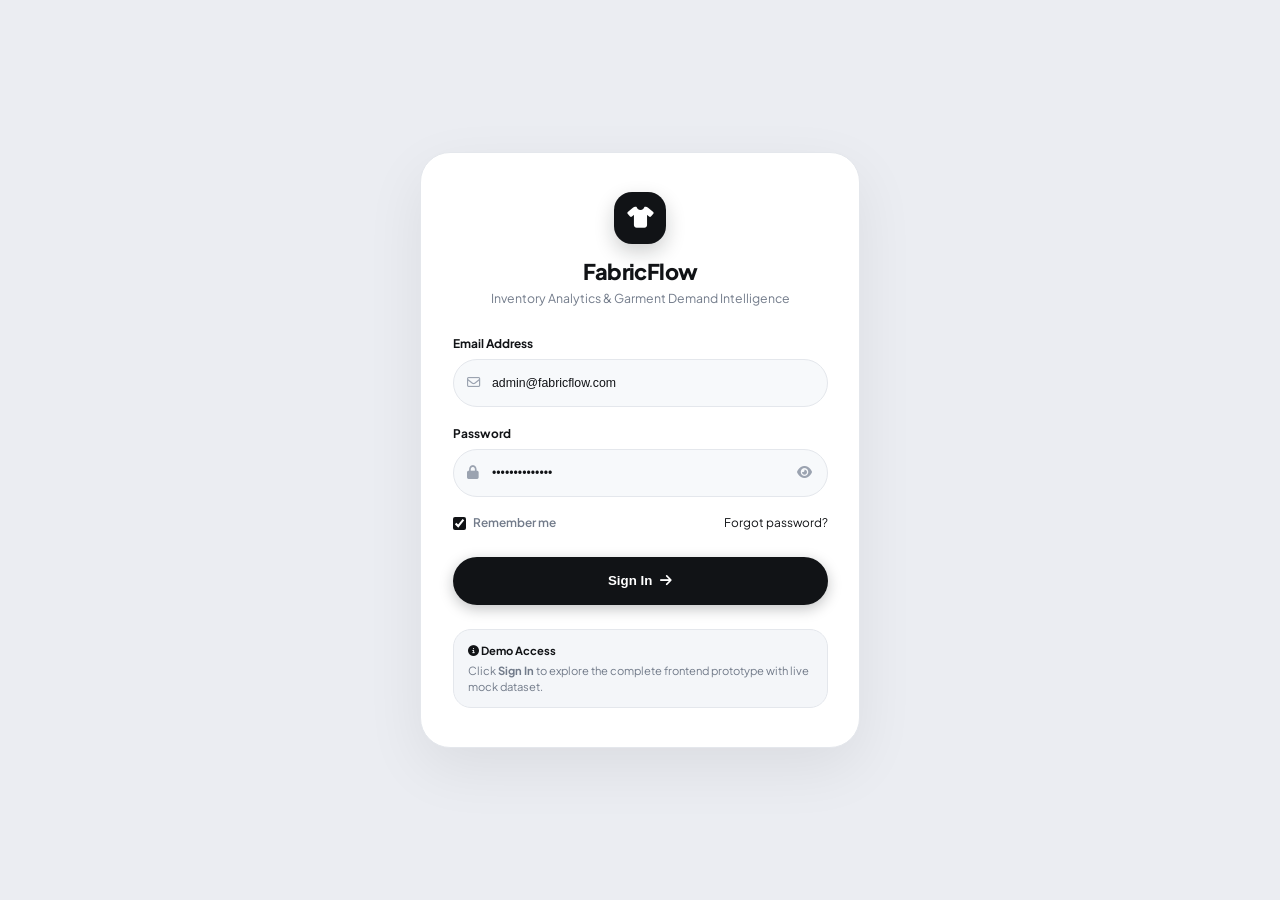
<file: frontend/pages/login.html>
<!DOCTYPE html>
<html lang="en">
<head>
  <meta charset="UTF-8">
  <meta name="viewport" content="width=device-width, initial-scale=1.0">
  <title>Login | FabricFlow Analytics</title>
  <!-- Google Fonts -->
  <link rel="preconnect" href="https://fonts.googleapis.com">
  <link rel="preconnect" href="https://fonts.gstatic.com" crossorigin>
  <link href="https://fonts.googleapis.com/css2?family=Plus+Jakarta+Sans:wght@400;500;600;700;800&display=swap" rel="stylesheet">
  <!-- Font Awesome -->
  <link rel="stylesheet" href="https://cdnjs.cloudflare.com/ajax/libs/font-awesome/6.5.1/css/all.min.css">
  <!-- CSS -->
  <link rel="stylesheet" href="../css/global.css">
  <link rel="stylesheet" href="../css/components.css">
  <link rel="stylesheet" href="../css/login.css">
</head>
<body class="login-body">

  <div class="login-card">
    <div class="login-brand">
      <div class="login-logo-box">
        <i class="fa-solid fa-shirt"></i>
      </div>
      <h1>FabricFlow</h1>
      <p>Inventory Analytics & Garment Demand Intelligence</p>
    </div>

    <form id="loginForm">
      <div class="form-group">
        <label class="form-label" for="emailInput">Email Address</label>
        <div class="input-with-icon">
          <i class="fa-regular fa-envelope input-icon"></i>
          <input type="email" id="emailInput" class="form-control" placeholder="admin@fabricflow.com" value="admin@fabricflow.com" required>
        </div>
      </div>

      <div class="form-group">
        <label class="form-label" for="passwordInput">Password</label>
        <div class="input-with-icon">
          <i class="fa-solid fa-lock input-icon"></i>
          <input type="password" id="passwordInput" class="form-control" placeholder="••••••••••••" value="fabricflow2024" required>
          <button type="button" class="toggle-password-btn" id="togglePasswordBtn" title="Toggle password visibility">
            <i class="fa-solid fa-eye"></i>
          </button>
        </div>
      </div>

      <div class="login-meta-row">
        <label class="remember-me">
          <input type="checkbox" checked style="accent-color: var(--primary);">
          <span>Remember me</span>
        </label>
        <a href="javascript:void(0)" onclick="showToast('Password reset link sent to registered email.', 'info')">Forgot password?</a>
      </div>

      <button type="submit" id="submitBtn" class="btn btn-primary btn-login">
        <span>Sign In</span>
        <i class="fa-solid fa-arrow-right"></i>
      </button>
    </form>

    <div class="demo-credentials-box">
      <div style="font-weight: 700; color: var(--text-main); margin-bottom: 0.2rem;">
        <i class="fa-solid fa-circle-info text-primary"></i> Demo Access
      </div>
      <div>Click <strong>Sign In</strong> to explore the complete frontend prototype with live mock dataset.</div>
    </div>
  </div>

  <script src="../js/common.js"></script>
  <script src="../js/auth.js"></script>
</body>
</html>
</file>
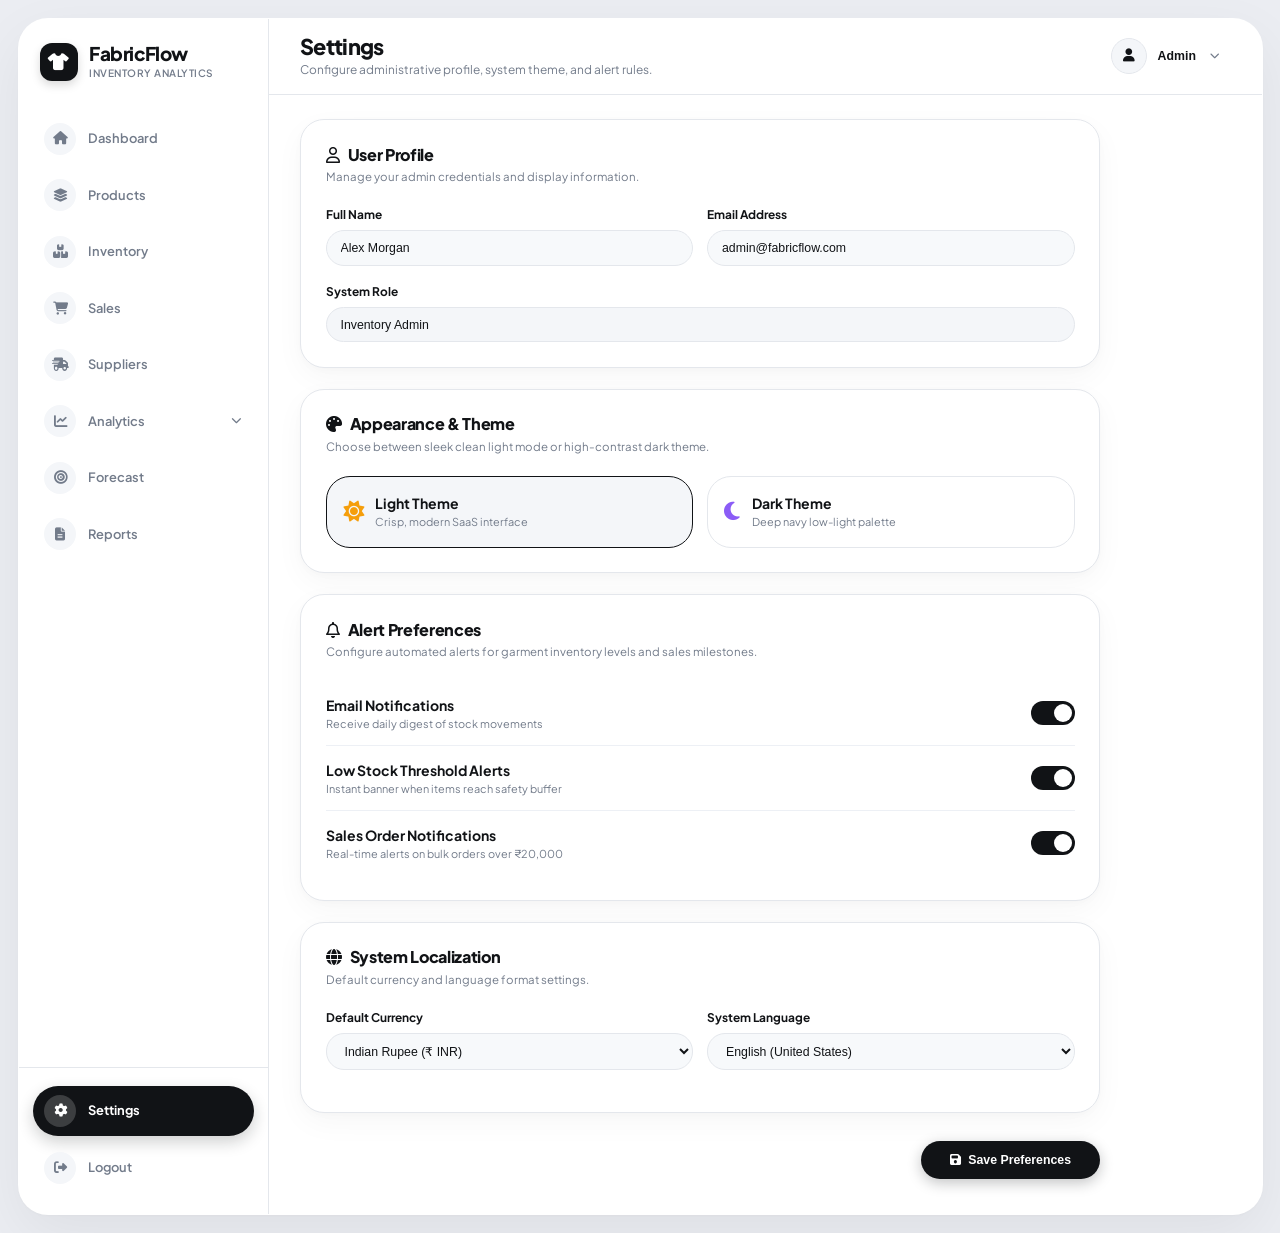
<file: frontend/pages/settings.html>
<!DOCTYPE html>
<html lang="en">
<head>
  <meta charset="UTF-8">
  <meta name="viewport" content="width=device-width, initial-scale=1.0">
  <title>Settings | FabricFlow Analytics</title>
  <!-- Google Fonts -->
  <link rel="preconnect" href="https://fonts.googleapis.com">
  <link rel="preconnect" href="https://fonts.gstatic.com" crossorigin>
  <link href="https://fonts.googleapis.com/css2?family=Plus+Jakarta+Sans:wght@400;500;600;700;800&display=swap" rel="stylesheet">
  <!-- Font Awesome -->
  <link rel="stylesheet" href="https://cdnjs.cloudflare.com/ajax/libs/font-awesome/6.5.1/css/all.min.css">
  <!-- CSS -->
  <link rel="stylesheet" href="../css/global.css">
  <link rel="stylesheet" href="../css/sidebar.css">
  <link rel="stylesheet" href="../css/components.css">
  <link rel="stylesheet" href="../css/settings.css">
</head>
<body>

  <div class="app-container">

    <!-- Sidebar -->
    <aside class="sidebar">
      <a href="dashboard.html" class="sidebar-brand">
        <div class="brand-icon-wrapper">
          <i class="fa-solid fa-shirt"></i>
        </div>
        <div class="brand-text">
          <span class="brand-title">FabricFlow</span>
          <span class="brand-subtitle">Inventory Analytics</span>
        </div>
      </a>

      <ul class="sidebar-menu">
        <li class="nav-item">
          <a href="dashboard.html" class="nav-link">
            <i class="fa-solid fa-house"></i>
            <span>Dashboard</span>
          </a>
        </li>
        <li class="nav-item">
          <a href="products.html" class="nav-link">
            <i class="fa-solid fa-layer-group"></i>
            <span>Products</span>
          </a>
        </li>
        <li class="nav-item">
          <a href="inventory.html" class="nav-link">
            <i class="fa-solid fa-boxes-stacked"></i>
            <span>Inventory</span>
          </a>
        </li>
        <li class="nav-item">
          <a href="sales.html" class="nav-link">
            <i class="fa-solid fa-cart-shopping"></i>
            <span>Sales</span>
          </a>
        </li>
        <li class="nav-item">
          <a href="suppliers.html" class="nav-link">
            <i class="fa-solid fa-truck-fast"></i>
            <span>Suppliers</span>
          </a>
        </li>

        <li class="nav-item">
          <a href="javascript:void(0)" class="nav-link nav-dropdown-toggle" id="analyticsToggle">
            <i class="fa-solid fa-chart-line"></i>
            <span>Analytics</span>
            <i class="fa-solid fa-chevron-down chevron-icon"></i>
          </a>
          <div class="nav-submenu">
            <a href="analytics.html?tab=sales" class="submenu-link">
              <i class="fa-solid fa-arrow-trend-up" style="font-size:0.75rem;margin-right:4px;"></i> Sales Analytics
            </a>
            <a href="analytics.html?tab=inventory" class="submenu-link">
              <i class="fa-solid fa-box-archive" style="font-size:0.75rem;margin-right:4px;"></i> Inventory Analytics
            </a>
            <a href="analytics.html?tab=performance" class="submenu-link">
              <i class="fa-solid fa-star" style="font-size:0.75rem;margin-right:4px;"></i> Product Performance
            </a>
          </div>
        </li>

        <li class="nav-item">
          <a href="forecast.html" class="nav-link">
            <i class="fa-solid fa-bullseye"></i>
            <span>Forecast</span>
          </a>
        </li>
        <li class="nav-item">
          <a href="reports.html" class="nav-link">
            <i class="fa-solid fa-file-lines"></i>
            <span>Reports</span>
          </a>
        </li>
      </ul>

      <div class="sidebar-footer">
        <a href="settings.html" class="nav-link active">
          <i class="fa-solid fa-gear"></i>
          <span>Settings</span>
        </a>
        <a href="login.html" class="nav-link logout-link">
          <i class="fa-solid fa-right-from-bracket"></i>
          <span>Logout</span>
        </a>
      </div>
    </aside>

    <!-- Main Content Area -->
    <div class="main-wrapper">

      <!-- Header -->
      <header class="app-header">
        <div class="header-left">
          <button class="mobile-menu-btn" id="mobileMenuBtn" aria-label="Toggle Navigation">
            <i class="fa-solid fa-bars"></i>
          </button>
          <div class="page-title-group">
            <h1>Settings</h1>
            <p class="page-subtitle">Configure administrative profile, system theme, and alert rules.</p>
          </div>
        </div>

        <div class="header-right">
          <div class="user-profile-menu">
            <button class="user-profile-btn" id="userProfileBtn">
              <div class="user-avatar"><i class="fa-solid fa-user"></i></div>
              <div class="user-info"><div class="user-name">Admin</div></div>
              <i class="fa-solid fa-chevron-down" style="font-size: 0.7rem; color: var(--text-muted); margin-left: 0.25rem;"></i>
            </button>

            <div class="dropdown-menu" id="userProfileDropdown">
              <a href="settings.html" class="dropdown-item"><i class="fa-regular fa-user"></i> Profile</a>
              <div class="dropdown-divider"></div>
              <a href="login.html" class="dropdown-item text-danger"><i class="fa-solid fa-right-from-bracket"></i> Sign Out</a>
            </div>
          </div>
        </div>
      </header>

      <!-- Main Container -->
      <main class="content-area">

        <form id="settingsForm" class="settings-grid">

          <!-- 1. Profile Section -->
          <div class="card settings-card">
            <h3 class="settings-section-title">
              <i class="fa-regular fa-user text-primary"></i> User Profile
            </h3>
            <p class="settings-section-desc">Manage your admin credentials and display information.</p>

            <div class="form-row">
              <div class="form-group">
                <label class="form-label" for="profileName">Full Name</label>
                <input type="text" id="profileName" class="form-control" value="Alex Morgan" required>
              </div>
              <div class="form-group">
                <label class="form-label" for="profileEmail">Email Address</label>
                <input type="email" id="profileEmail" class="form-control" value="admin@fabricflow.com" required>
              </div>
            </div>

            <div class="form-group" style="margin-bottom: 0;">
              <label class="form-label" for="profileRole">System Role</label>
              <input type="text" id="profileRole" class="form-control" value="Inventory Admin" readonly style="background-color: var(--bg-subtle);">
            </div>
          </div>

          <!-- 2. Appearance Section -->
          <div class="card settings-card">
            <h3 class="settings-section-title">
              <i class="fa-solid fa-palette text-primary"></i> Appearance & Theme
            </h3>
            <p class="settings-section-desc">Choose between sleek clean light mode or high-contrast dark theme.</p>

            <div class="theme-options-grid">
              <div class="theme-card-option active" data-theme-val="light">
                <i class="fa-solid fa-sun" style="font-size: 1.5rem; color: #f59e0b;"></i>
                <div>
                  <div style="font-weight: 700; color: var(--text-main);">Light Theme</div>
                  <div style="font-size: 0.78rem; color: var(--text-muted);">Crisp, modern SaaS interface</div>
                </div>
              </div>

              <div class="theme-card-option" data-theme-val="dark">
                <i class="fa-solid fa-moon" style="font-size: 1.5rem; color: #8b5cf6;"></i>
                <div>
                  <div style="font-weight: 700; color: var(--text-main);">Dark Theme</div>
                  <div style="font-size: 0.78rem; color: var(--text-muted);">Deep navy low-light palette</div>
                </div>
              </div>
            </div>
          </div>

          <!-- 3. Notifications Section -->
          <div class="card settings-card">
            <h3 class="settings-section-title">
              <i class="fa-regular fa-bell text-primary"></i> Alert Preferences
            </h3>
            <p class="settings-section-desc">Configure automated alerts for garment inventory levels and sales milestones.</p>

            <div class="toggle-switch-row">
              <div>
                <div style="font-weight: 700; color: var(--text-main);">Email Notifications</div>
                <div style="font-size: 0.78rem; color: var(--text-muted);">Receive daily digest of stock movements</div>
              </div>
              <label class="switch">
                <input type="checkbox" checked>
                <span class="slider"></span>
              </label>
            </div>

            <div class="toggle-switch-row">
              <div>
                <div style="font-weight: 700; color: var(--text-main);">Low Stock Threshold Alerts</div>
                <div style="font-size: 0.78rem; color: var(--text-muted);">Instant banner when items reach safety buffer</div>
              </div>
              <label class="switch">
                <input type="checkbox" checked>
                <span class="slider"></span>
              </label>
            </div>

            <div class="toggle-switch-row">
              <div>
                <div style="font-weight: 700; color: var(--text-main);">Sales Order Notifications</div>
                <div style="font-size: 0.78rem; color: var(--text-muted);">Real-time alerts on bulk orders over ₹20,000</div>
              </div>
              <label class="switch">
                <input type="checkbox" checked>
                <span class="slider"></span>
              </label>
            </div>
          </div>

          <!-- 4. Application Localization -->
          <div class="card settings-card">
            <h3 class="settings-section-title">
              <i class="fa-solid fa-globe text-primary"></i> System Localization
            </h3>
            <p class="settings-section-desc">Default currency and language format settings.</p>

            <div class="form-row">
              <div class="form-group">
                <label class="form-label">Default Currency</label>
                <select class="form-control">
                  <option value="INR" selected>Indian Rupee (₹ INR)</option>
                  <option value="USD">US Dollar ($ USD)</option>
                  <option value="EUR">Euro (€ EUR)</option>
                </select>
              </div>
              <div class="form-group">
                <label class="form-label">System Language</label>
                <select class="form-control">
                  <option value="en" selected>English (United States)</option>
                  <option value="en-in">English (India)</option>
                </select>
              </div>
            </div>
          </div>

          <!-- Save Button -->
          <div style="display: flex; justify-content: flex-end; gap: 1rem; margin-top: 0.5rem;">
            <button type="submit" class="btn btn-primary" style="padding: 0.75rem 2rem;">
              <i class="fa-solid fa-floppy-disk"></i> Save Preferences
            </button>
          </div>

        </form>

      </main>
    </div>
  </div>

  <!-- Shared Scripts -->
  <script src="../js/common.js"></script>
  <script src="../js/settings.js"></script>
</body>
</html>
</file>
<file: frontend/css/global.css>
/* ===================================================================
   FABRICFLOW ANALYTICS - GLOBAL DESIGN SYSTEM & TOKENS
   Exact Modern Minimalist Monochrome / Slate Palette (Jobgio Style)
   =================================================================== */

:root {
  /* Brand & Primary Dark Obsidian Tones */
  --primary-50: #f5f6f8;
  --primary-100: #eaedf1;
  --primary-200: #d9dee5;
  --primary-300: #b5bdca;
  --primary-400: #7e8798;
  --primary-500: #4b5363;
  --primary-600: #2b303a;
  --primary-700: #1a1d23;
  --primary-800: #111316;
  --primary-900: #0a0b0d;
  
  --primary: #111316;
  --primary-dark: #000000;
  --primary-light: #f3f5f8;
  --primary-gradient: linear-gradient(135deg, #1f232b 0%, #111316 100%);

  /* Neutral Background & Surface Palette */
  --bg-app: #ebedf2;
  --bg-card: #ffffff;
  --bg-subtle: #f4f6f9;
  --bg-input: #f7f9fb;
  --bg-hover: #eceff4;
  
  --border-color: #e4e7ec;
  --border-subtle: #edf0f5;
  --border-focus: #111316;

  --text-main: #111316;
  --text-muted: #727b8a;
  --text-light: #9ba3b0;
  --text-inverse: #ffffff;

  /* Status Colors - Refined Minimalist Badges */
  --success-bg: #f0fdf4;
  --success-text: #166534;
  --success-border: #bbf7d0;
  --success-accent: #22c55e;

  --warning-bg: #fefce8;
  --warning-text: #854d0e;
  --warning-border: #fef08a;
  --warning-accent: #eab308;

  --danger-bg: #fef2f2;
  --danger-text: #991b1b;
  --danger-border: #fecaca;
  --danger-accent: #ef4444;

  --info-bg: #f1f5f9;
  --info-text: #334155;
  --info-border: #cbd5e1;
  --info-accent: #111316;

  --purple-bg: #f8fafc;
  --purple-text: #475569;
  --purple-accent: #64748b;

  /* High-End Soft Diffused Shadows */
  --shadow-xs: 0 1px 2px 0 rgba(0, 0, 0, 0.03);
  --shadow-sm: 0 2px 6px 0 rgba(0, 0, 0, 0.03), 0 1px 2px 0 rgba(0, 0, 0, 0.02);
  --shadow-card: 0 10px 30px 0 rgba(0, 0, 0, 0.035), 0 2px 8px 0 rgba(0, 0, 0, 0.02);
  --shadow-md: 0 12px 32px -4px rgba(0, 0, 0, 0.06), 0 4px 12px -2px rgba(0, 0, 0, 0.03);
  --shadow-lg: 0 20px 40px -4px rgba(0, 0, 0, 0.08), 0 8px 16px -4px rgba(0, 0, 0, 0.04);
  --shadow-xl: 0 25px 50px -8px rgba(0, 0, 0, 0.12);

  /* Typography */
  --font-sans: 'Plus Jakarta Sans', -apple-system, BlinkMacSystemFont, 'Segoe UI', Roboto, Helvetica, Arial, sans-serif;
  --font-mono: ui-monospace, SFMono-Regular, Menlo, Monaco, Consolas, monospace;

  /* Dimensions & High-End Rounded Radii */
  --sidebar-width: 250px;
  --sidebar-collapsed-width: 72px;
  --header-height: 76px;
  --radius-xs: 6px;
  --radius-sm: 12px;
  --radius-md: 18px;
  --radius-lg: 24px;
  --radius-xl: 30px;
  --radius-full: 9999px;

  /* Transitions */
  --transition-fast: 0.15s ease;
  --transition-normal: 0.25s ease;
  --transition-slow: 0.35s ease;
}

/* Dark Mode Overrides */
[data-theme="dark"] {
  --bg-app: #0e1013;
  --bg-card: #16191f;
  --bg-subtle: #1e222a;
  --bg-input: #1e222a;
  --bg-hover: #262c36;
  
  --border-color: #272c36;
  --border-subtle: #1e222a;
  --border-focus: #ffffff;

  --text-main: #f4f6f9;
  --text-muted: #8e97a6;
  --text-light: #5d6675;
  --text-inverse: #111316;

  --shadow-card: 0 10px 30px 0 rgba(0, 0, 0, 0.4);
  --shadow-lg: 0 20px 40px -4px rgba(0, 0, 0, 0.5);

  --primary: #ffffff;
  --primary-dark: #e2e8f0;
  --primary-light: #1e222a;
  --primary-gradient: linear-gradient(135deg, #ffffff 0%, #cbd5e1 100%);
  
  --success-bg: rgba(34, 197, 94, 0.12);
  --warning-bg: rgba(234, 179, 8, 0.12);
  --danger-bg: rgba(239, 68, 68, 0.12);
  --info-bg: rgba(255, 255, 255, 0.08);
  --purple-bg: rgba(255, 255, 255, 0.06);
}

/* Reset & Box Sizing */
*, *::before, *::after {
  box-sizing: border-box;
  margin: 0;
  padding: 0;
}

html {
  font-size: 14px;
  scroll-behavior: smooth;
}

body {
  font-family: var(--font-sans);
  background-color: var(--bg-app);
  color: var(--text-main);
  line-height: 1.5;
  -webkit-font-smoothing: antialiased;
  -moz-osx-font-smoothing: grayscale;
  min-height: 100vh;
  overflow-x: hidden;
  padding: 1.25rem;
}

/* App Outer Shell Wrapper */
.app-container {
  display: flex;
  min-height: calc(100vh - 2.5rem);
  width: 100%;
  background-color: var(--bg-card);
  border-radius: var(--radius-xl);
  box-shadow: 0 20px 60px rgba(0, 0, 0, 0.06), 0 1px 3px rgba(0, 0, 0, 0.02);
  overflow: hidden;
  position: relative;
  border: 1px solid rgba(255, 255, 255, 0.8);
}

.main-wrapper {
  flex: 1;
  display: flex;
  flex-direction: column;
  margin-left: var(--sidebar-width);
  min-width: 0;
  transition: margin-left var(--transition-normal);
  background-color: var(--bg-card);
}

.content-area {
  padding: 1.75rem 2.25rem 2.5rem;
  flex: 1;
  background-color: var(--bg-card);
}

/* Typography Helpers */
h1, h2, h3, h4, h5, h6 {
  color: var(--text-main);
  font-weight: 800;
  line-height: 1.25;
  letter-spacing: -0.02em;
}

h1 { font-size: 1.65rem; }
h2 { font-size: 1.35rem; }
h3 { font-size: 1.12rem; }
h4 { font-size: 0.98rem; }

p {
  color: var(--text-muted);
}

a {
  color: var(--primary);
  text-decoration: none;
  transition: all var(--transition-fast);
}

a:hover {
  opacity: 0.8;
}

/* Scrollbars */
::-webkit-scrollbar {
  width: 6px;
  height: 6px;
}

::-webkit-scrollbar-track {
  background: transparent;
}

::-webkit-scrollbar-thumb {
  background: #cbd0d8;
  border-radius: var(--radius-full);
}

[data-theme="dark"] ::-webkit-scrollbar-thumb {
  background: #2d333d;
}

::-webkit-scrollbar-thumb:hover {
  background: #9ca3af;
}

/* Status & Text Utilities */
.text-success { color: var(--success-text) !important; }
.text-warning { color: var(--warning-text) !important; }
.text-danger { color: var(--danger-text) !important; }
.text-primary { color: var(--text-main) !important; }
.text-muted { color: var(--text-muted) !important; }
.font-medium { font-weight: 500 !important; }
.font-semibold { font-weight: 600 !important; }
.font-bold { font-weight: 700 !important; }
.font-extrabold { font-weight: 800 !important; }

.d-flex { display: flex !important; }
.align-center { align-items: center !important; }
.justify-between { justify-content: space-between !important; }
.gap-1 { gap: 0.5rem !important; }
.gap-2 { gap: 1rem !important; }
.gap-3 { gap: 1.5rem !important; }

.truncate {
  white-space: nowrap;
  overflow: hidden;
  text-overflow: ellipsis;
}

/* ===================================================================
   RESPONSIVE LAYOUT SYSTEM & CONTAINER BREAKPOINTS
   =================================================================== */
html, body {
  max-width: 100%;
  overflow-x: hidden;
}

@media (max-width: 992px) {
  body {
    padding: 0;
  }
  .app-container {
    border-radius: 0;
    min-height: 100vh;
    border: none;
    box-shadow: none;
  }
  .main-wrapper {
    margin-left: 0 !important;
    width: 100%;
    max-width: 100%;
  }
  .content-area {
    padding: 1.5rem 1.25rem 2rem;
  }
}

@media (max-width: 768px) {
  h1 { font-size: 1.35rem; }
  h2 { font-size: 1.2rem; }
  h3 { font-size: 1.05rem; }
  h4 { font-size: 0.92rem; }
  .content-area {
    padding: 1.25rem 1rem 1.75rem;
  }
}

@media (max-width: 480px) {
  html {
    font-size: 13.5px;
  }
  .content-area {
    padding: 1rem 0.75rem 1.5rem;
  }
}

@media (max-width: 360px) {
  .content-area {
    padding: 0.85rem 0.6rem 1.25rem;
  }
}
</file>
<file: frontend/css/components.css>
/* ===================================================================
   FABRICFLOW ANALYTICS - REUSABLE UI COMPONENTS
   Exact Jobgio Color Tone & Palette Specification
   =================================================================== */

/* -------------------------------------------------------------------
   1. APP HEADER
   ------------------------------------------------------------------- */
.app-header {
  height: var(--header-height);
  background-color: var(--bg-card);
  border-bottom: 1px solid var(--border-color);
  padding: 0 2.25rem;
  display: flex;
  align-items: center;
  justify-content: space-between;
  position: sticky;
  top: 0;
  z-index: 900;
}

.header-left {
  display: flex;
  align-items: center;
  gap: 1.25rem;
}

.mobile-menu-btn {
  display: none;
  background: none;
  border: none;
  color: var(--text-main);
  font-size: 1.35rem;
  cursor: pointer;
  padding: 0.4rem;
  border-radius: var(--radius-sm);
}

.mobile-menu-btn:hover {
  background-color: var(--bg-subtle);
}

.page-title-group h1 {
  font-size: 1.55rem;
  font-weight: 800;
  color: var(--text-main);
  letter-spacing: -0.03em;
}

.page-subtitle {
  font-size: 0.85rem;
  color: var(--text-muted);
  margin-top: 0.1rem;
}

.header-right {
  display: flex;
  align-items: center;
  gap: 1rem;
}

/* Global Search Bar (Jobgio soft rounded input) */
.header-search {
  position: relative;
  width: 280px;
}

.header-search input {
  width: 100%;
  padding: 0.65rem 1rem 0.65rem 2.5rem;
  background-color: var(--bg-subtle);
  border: 1px solid var(--border-color);
  border-radius: var(--radius-full);
  font-size: 0.88rem;
  color: var(--text-main);
  transition: all var(--transition-fast);
}

.header-search input:focus {
  outline: none;
  border-color: #111316;
  background-color: var(--bg-card);
  box-shadow: 0 0 0 3px rgba(17, 19, 22, 0.08);
  width: 310px;
}

.header-search i {
  position: absolute;
  left: 0.95rem;
  top: 50%;
  transform: translateY(-50%);
  color: var(--text-light);
  font-size: 0.95rem;
  pointer-events: none;
}

/* Header Actions */
.header-actions {
  display: flex;
  align-items: center;
  gap: 0.75rem;
}

.icon-button {
  position: relative;
  width: 38px;
  height: 38px;
  border-radius: var(--radius-full);
  border: 1px solid var(--border-color);
  background-color: var(--bg-card);
  color: var(--text-main);
  display: flex;
  align-items: center;
  justify-content: center;
  cursor: pointer;
  transition: all var(--transition-fast);
}

.icon-button:hover {
  background-color: var(--bg-subtle);
  border-color: #111316;
}

.notification-badge {
  position: absolute;
  top: 7px;
  right: 7px;
  width: 7px;
  height: 7px;
  background-color: #111316;
  border-radius: var(--radius-full);
  border: 1.5px solid var(--bg-card);
}

/* User Profile Badge */
.user-profile-menu {
  position: relative;
}

.user-profile-btn {
  display: flex;
  align-items: center;
  gap: 0.75rem;
  padding: 0.35rem 0.65rem 0.35rem 0.35rem;
  background-color: transparent;
  border: 1px solid transparent;
  border-radius: var(--radius-full);
  cursor: pointer;
  transition: all var(--transition-fast);
}

.user-profile-btn:hover {
  background-color: var(--bg-subtle);
  border-color: var(--border-color);
}

.user-avatar {
  position: relative;
  width: 36px;
  height: 36px;
  border-radius: var(--radius-full);
  object-fit: cover;
  background: var(--bg-subtle);
  color: #111316;
  font-weight: 700;
  display: flex;
  align-items: center;
  justify-content: center;
  border: 1.5px solid var(--border-color);
}

.avatar-count-badge {
  position: absolute;
  top: -4px;
  right: -6px;
  background: #111316;
  color: #ffffff;
  font-size: 0.62rem;
  font-weight: 800;
  padding: 1px 4px;
  border-radius: var(--radius-full);
  line-height: 1;
}

.user-info {
  text-align: left;
  line-height: 1.15;
}

.user-name {
  font-size: 0.88rem;
  font-weight: 700;
  color: var(--text-main);
}

.user-role {
  font-size: 0.72rem;
  color: var(--text-muted);
}

/* Dropdown Menu */
.dropdown-menu {
  position: absolute;
  top: calc(100% + 8px);
  right: 0;
  width: 220px;
  background-color: var(--bg-card);
  border: 1px solid var(--border-color);
  border-radius: var(--radius-md);
  box-shadow: var(--shadow-lg);
  padding: 0.5rem;
  display: none;
  flex-direction: column;
  gap: 0.25rem;
  z-index: 1000;
  animation: fadeIn 0.15s ease;
}

.dropdown-menu.show {
  display: flex;
}

.dropdown-item {
  display: flex;
  align-items: center;
  gap: 0.75rem;
  padding: 0.6rem 0.85rem;
  font-size: 0.88rem;
  color: var(--text-muted);
  border-radius: var(--radius-sm);
  text-decoration: none;
  transition: all var(--transition-fast);
  cursor: pointer;
  border: none;
  background: none;
  width: 100%;
  text-align: left;
}

.dropdown-item:hover {
  background-color: var(--bg-subtle);
  color: var(--text-main);
}

.dropdown-divider {
  height: 1px;
  background-color: var(--border-color);
  margin: 0.35rem 0;
}

/* -------------------------------------------------------------------
   2. TIME & DATE CONTROLS (Jet Black Active Pill)
   ------------------------------------------------------------------- */
.toolbar-container {
  display: flex;
  align-items: center;
  justify-content: space-between;
  flex-wrap: wrap;
  gap: 1rem;
  margin-bottom: 1.5rem;
}

.time-filter-group {
  display: inline-flex;
  background-color: var(--bg-card);
  padding: 4px;
  border-radius: var(--radius-full);
  border: 1px solid var(--border-color);
  box-shadow: var(--shadow-xs);
}

.time-pill {
  padding: 0.45rem 1.1rem;
  font-size: 0.85rem;
  font-weight: 600;
  color: var(--text-muted);
  border-radius: var(--radius-full);
  border: none;
  background: none;
  cursor: pointer;
  transition: all var(--transition-fast);
}

.time-pill:hover {
  color: var(--text-main);
}

.time-pill.active {
  background-color: #111316;
  color: #ffffff;
  box-shadow: 0 4px 12px rgba(17, 19, 22, 0.2);
}

[data-theme="dark"] .time-pill.active {
  background-color: #ffffff;
  color: #111316;
}

.date-range-picker {
  display: inline-flex;
  align-items: center;
  gap: 0.65rem;
  padding: 0.55rem 1.15rem;
  background-color: var(--bg-card);
  border: 1px solid var(--border-color);
  border-radius: var(--radius-full);
  font-size: 0.85rem;
  font-weight: 600;
  color: var(--text-main);
  box-shadow: var(--shadow-xs);
  cursor: pointer;
  transition: all var(--transition-fast);
}

.date-range-picker:hover {
  border-color: #111316;
}

/* -------------------------------------------------------------------
   3. CARDS & KPI TILES (Jobgio Rounded Pill Cards)
   ------------------------------------------------------------------- */
.card {
  background-color: var(--bg-card);
  border: 1px solid var(--border-color);
  border-radius: var(--radius-lg);
  box-shadow: var(--shadow-card);
  padding: 1.5rem;
  transition: transform var(--transition-normal), box-shadow var(--transition-normal);
  position: relative;
}

.card-header {
  display: flex;
  align-items: center;
  justify-content: space-between;
  margin-bottom: 1.25rem;
}

.card-title {
  display: flex;
  align-items: center;
  gap: 0.65rem;
  font-size: 1.1rem;
  font-weight: 800;
  color: var(--text-main);
  letter-spacing: -0.02em;
}

.card-title i {
  color: var(--text-main);
  font-size: 1.1rem;
}

/* KPI Cards Grid */
.kpi-grid {
  display: grid;
  grid-template-columns: repeat(4, 1fr);
  gap: 1.15rem;
  margin-bottom: 1.75rem;
}

.kpi-card {
  background-color: var(--bg-card);
  border: 1px solid var(--border-color);
  border-radius: var(--radius-lg);
  padding: 1.35rem 1.25rem;
  box-shadow: var(--shadow-card);
  display: flex;
  flex-direction: column;
  justify-content: space-between;
  position: relative;
  overflow: hidden;
  transition: all var(--transition-fast);
  min-height: 150px;
}

.kpi-card:hover {
  transform: translateY(-2px);
  border-color: #cbd5e1;
  box-shadow: var(--shadow-md);
}

/* Highlighted Stat Option */
.kpi-card.active-kpi {
  background-color: #111316;
  color: #ffffff;
  border-color: #111316;
}

.kpi-card.active-kpi .kpi-label,
.kpi-card.active-kpi .kpi-bottom {
  color: #9ba3b0;
}

.kpi-card.active-kpi .kpi-value {
  color: #ffffff;
}

.kpi-card.active-kpi .kpi-icon-box {
  background-color: rgba(255, 255, 255, 0.15);
  color: #ffffff;
}

.kpi-top {
  display: flex;
  align-items: center;
  gap: 0.75rem;
  margin-bottom: 0.85rem;
}

.kpi-icon-box {
  width: 36px;
  height: 36px;
  border-radius: var(--radius-full);
  background-color: var(--bg-subtle);
  color: #111316;
  display: flex;
  align-items: center;
  justify-content: center;
  font-size: 1rem;
  flex-shrink: 0;
}

[data-theme="dark"] .kpi-icon-box {
  background-color: rgba(255, 255, 255, 0.08);
  color: #ffffff;
}

.kpi-label {
  font-size: 0.82rem;
  font-weight: 600;
  color: var(--text-muted);
}

.kpi-middle {
  display: flex;
  align-items: baseline;
  justify-content: space-between;
  margin-bottom: 0.65rem;
}

.kpi-value {
  font-size: 1.85rem;
  font-weight: 800;
  color: var(--text-main);
  letter-spacing: -0.04em;
  line-height: 1;
}

.kpi-sparkline {
  width: 54px;
  height: 24px;
}

.kpi-bottom {
  display: flex;
  align-items: center;
  gap: 0.4rem;
  font-size: 0.78rem;
  color: var(--text-muted);
}

.kpi-trend {
  display: inline-flex;
  align-items: center;
  gap: 0.2rem;
  font-weight: 700;
}

.kpi-trend.positive { color: var(--text-main); }
.kpi-trend.negative { color: var(--danger-accent); }

/* -------------------------------------------------------------------
   4. BUTTONS & CONTROLS (Jet Obsidian & Soft Pill Buttons)
   ------------------------------------------------------------------- */
.btn {
  display: inline-flex;
  align-items: center;
  justify-content: center;
  gap: 0.55rem;
  padding: 0.65rem 1.25rem;
  font-size: 0.88rem;
  font-weight: 700;
  border-radius: var(--radius-full);
  border: 1px solid transparent;
  cursor: pointer;
  transition: all var(--transition-fast);
  text-decoration: none;
  line-height: 1.2;
}

.btn-primary {
  background-color: #111316;
  color: #ffffff;
  box-shadow: 0 4px 14px rgba(17, 19, 22, 0.25);
}

.btn-primary:hover {
  background-color: #272c35;
  color: #ffffff;
}

[data-theme="dark"] .btn-primary {
  background-color: #ffffff;
  color: #111316;
}

[data-theme="dark"] .btn-primary:hover {
  background-color: #e2e8f0;
}

.btn-secondary {
  background-color: var(--bg-card);
  border-color: var(--border-color);
  color: var(--text-main);
}

.btn-secondary:hover {
  background-color: var(--bg-subtle);
  border-color: #111316;
}

.btn-danger {
  background-color: var(--danger-accent);
  color: #ffffff;
}

.btn-danger:hover {
  background-color: #b91c1c;
}

.btn-sm {
  padding: 0.4rem 0.95rem;
  font-size: 0.8rem;
  border-radius: var(--radius-full);
}

.btn-icon-link {
  background: none;
  border: none;
  color: var(--text-main);
  font-size: 0.88rem;
  font-weight: 700;
  display: inline-flex;
  align-items: center;
  gap: 0.4rem;
  cursor: pointer;
  padding: 0.25rem 0.5rem;
  border-radius: var(--radius-full);
}

.btn-icon-link:hover {
  color: var(--text-muted);
}

/* -------------------------------------------------------------------
   5. TABLES & DATA LISTS (Jobgio Clean Soft Pill Rows)
   ------------------------------------------------------------------- */
.table-responsive {
  width: 100%;
  overflow-x: auto;
}

.custom-table {
  width: 100%;
  border-collapse: separate;
  border-spacing: 0 0.4rem;
  text-align: left;
}

.custom-table th {
  padding: 0.85rem 1.15rem;
  font-size: 0.76rem;
  font-weight: 700;
  color: var(--text-muted);
  border: none;
  background-color: transparent;
  white-space: nowrap;
}

.custom-table td {
  padding: 0.95rem 1.15rem;
  font-size: 0.88rem;
  color: var(--text-main);
  background-color: var(--bg-subtle);
  border-top: 1px solid transparent;
  border-bottom: 1px solid transparent;
  vertical-align: middle;
}

.custom-table tr td:first-child {
  border-top-left-radius: var(--radius-md);
  border-bottom-left-radius: var(--radius-md);
}

.custom-table tr td:last-child {
  border-top-right-radius: var(--radius-md);
  border-bottom-right-radius: var(--radius-md);
}

.custom-table tbody tr {
  transition: all var(--transition-fast);
}

.custom-table tbody tr:hover td {
  background-color: var(--bg-hover);
}

.table-product-cell {
  display: flex;
  align-items: center;
  gap: 0.85rem;
}

.product-thumb {
  width: 36px;
  height: 36px;
  border-radius: var(--radius-full);
  background-color: var(--bg-card);
  border: 1px solid var(--border-color);
  display: flex;
  align-items: center;
  justify-content: center;
  font-size: 0.95rem;
  color: var(--text-main);
  flex-shrink: 0;
}

/* Status Badges - Neutral Soft Grey / Charcoal */
.badge {
  display: inline-flex;
  align-items: center;
  gap: 0.35rem;
  padding: 0.35rem 0.85rem;
  border-radius: var(--radius-full);
  font-size: 0.75rem;
  font-weight: 700;
  line-height: 1;
  background-color: var(--bg-card);
  border: 1px solid var(--border-color);
  color: var(--text-main);
}

.badge-success { background-color: #f0fdf4; color: #166534; border-color: #bbf7d0; }
.badge-warning { background-color: #fefce8; color: #854d0e; border-color: #fef08a; }
.badge-danger { background-color: #fef2f2; color: #991b1b; border-color: #fecaca; }
.badge-info { background-color: var(--bg-card); color: var(--text-main); border-color: var(--border-color); }
.badge-purple { background-color: var(--bg-card); color: var(--text-main); border-color: var(--border-color); }

/* Progress Bars */
.progress-bar-container {
  width: 100%;
  height: 8px;
  background-color: var(--bg-subtle);
  border-radius: var(--radius-full);
  overflow: hidden;
}

.progress-bar-fill {
  height: 100%;
  border-radius: var(--radius-full);
  transition: width 0.6s ease;
}

/* -------------------------------------------------------------------
   6. FORMS & INPUTS
   ------------------------------------------------------------------- */
.form-group {
  margin-bottom: 1.25rem;
}

.form-label {
  display: block;
  font-size: 0.85rem;
  font-weight: 700;
  color: var(--text-main);
  margin-bottom: 0.45rem;
}

.form-control {
  width: 100%;
  padding: 0.68rem 1rem;
  font-size: 0.88rem;
  color: var(--text-main);
  background-color: var(--bg-input);
  border: 1px solid var(--border-color);
  border-radius: var(--radius-md);
  transition: all var(--transition-fast);
}

.form-control:focus {
  outline: none;
  border-color: #111316;
  box-shadow: 0 0 0 3px rgba(17, 19, 22, 0.08);
}

.form-row {
  display: grid;
  grid-template-columns: 1fr 1fr;
  gap: 1rem;
}

/* Filter Bar Component */
.filter-bar {
  display: flex;
  align-items: center;
  justify-content: space-between;
  flex-wrap: wrap;
  gap: 1rem;
  margin-bottom: 1.25rem;
}

.filter-group {
  display: flex;
  align-items: center;
  gap: 0.75rem;
  flex-wrap: wrap;
}

.search-input-wrapper {
  position: relative;
  min-width: 240px;
}

.search-input-wrapper input {
  width: 100%;
  padding: 0.6rem 0.85rem 0.6rem 2.25rem;
  border-radius: var(--radius-full);
  border: 1px solid var(--border-color);
  background-color: var(--bg-card);
  font-size: 0.85rem;
  color: var(--text-main);
}

.search-input-wrapper i {
  position: absolute;
  left: 0.85rem;
  top: 50%;
  transform: translateY(-50%);
  color: var(--text-light);
  font-size: 0.85rem;
}

.select-filter {
  padding: 0.6rem 2.2rem 0.6rem 1rem;
  border-radius: var(--radius-full);
  border: 1px solid var(--border-color);
  background-color: var(--bg-card);
  font-size: 0.85rem;
  font-weight: 600;
  color: var(--text-main);
  cursor: pointer;
  appearance: none;
  background-image: url("data:image/svg+xml,%3Csvg xmlns='http://www.w3.org/2000/svg' width='16' height='16' viewBox='0 0 24 24' fill='none' stroke='%23111316' stroke-width='2' stroke-linecap='round' stroke-linejoin='round'%3E%3Cpath d='m6 9 6 6 6-6'/%3E%3C/svg%3E");
  background-repeat: no-repeat;
  background-position: right 0.75rem center;
}

/* -------------------------------------------------------------------
   7. MODALS
   ------------------------------------------------------------------- */
.modal-overlay {
  position: fixed;
  inset: 0;
  background: rgba(15, 17, 20, 0.55);
  backdrop-filter: blur(6px);
  z-index: 2000;
  display: flex;
  align-items: center;
  justify-content: center;
  padding: 1.5rem;
  opacity: 0;
  visibility: hidden;
  transition: all var(--transition-normal);
}

.modal-overlay.active {
  opacity: 1;
  visibility: visible;
}

.modal-content {
  background-color: var(--bg-card);
  border-radius: var(--radius-xl);
  box-shadow: var(--shadow-xl);
  width: 100%;
  max-width: 540px;
  max-height: 90vh;
  overflow-y: auto;
  border: 1px solid var(--border-color);
  transform: scale(0.95) translateY(10px);
  transition: transform var(--transition-normal);
}

.modal-overlay.active .modal-content {
  transform: scale(1) translateY(0);
}

.modal-header {
  padding: 1.35rem 1.5rem;
  border-bottom: 1px solid var(--border-color);
  display: flex;
  align-items: center;
  justify-content: space-between;
}

.modal-title {
  font-size: 1.15rem;
  font-weight: 800;
  color: var(--text-main);
  letter-spacing: -0.02em;
}

.modal-close-btn {
  background: none;
  border: none;
  font-size: 1.25rem;
  color: var(--text-light);
  cursor: pointer;
  padding: 0.25rem;
  border-radius: var(--radius-sm);
}

.modal-close-btn:hover {
  color: var(--text-main);
}

.modal-body {
  padding: 1.5rem;
}

.modal-footer {
  padding: 1.25rem 1.5rem;
  border-top: 1px solid var(--border-color);
  display: flex;
  align-items: center;
  justify-content: flex-end;
  gap: 0.75rem;
}

/* -------------------------------------------------------------------
   8. TOAST NOTIFICATIONS (Jet Black Sleek Pill)
   ------------------------------------------------------------------- */
.toast-container {
  position: fixed;
  bottom: 2rem;
  right: 2rem;
  z-index: 3000;
  display: flex;
  flex-direction: column;
  gap: 0.75rem;
  pointer-events: none;
}

.toast {
  pointer-events: auto;
  min-width: 300px;
  max-width: 400px;
  background-color: #111316;
  color: #ffffff;
  border-radius: var(--radius-full);
  padding: 0.85rem 1.35rem;
  box-shadow: var(--shadow-lg);
  display: flex;
  align-items: center;
  gap: 0.85rem;
  animation: slideInRight 0.3s ease;
  transition: all var(--transition-normal);
}

.toast.toast-success { border-left: none; }
.toast.toast-error { border-left: 3px solid var(--danger-accent); }
.toast.toast-warning { border-left: 3px solid var(--warning-accent); }

@keyframes slideInRight {
  from { transform: translateX(100%); opacity: 0; }
  to { transform: translateX(0); opacity: 1; }
}

@keyframes fadeIn {
  from { opacity: 0; transform: translateY(-5px); }
  to { opacity: 1; transform: translateY(0); }
}

/* -------------------------------------------------------------------
   9. RESPONSIVE BREAKPOINTS & MOBILE TOUCH OPTIMIZATIONS
   ------------------------------------------------------------------- */
@media (max-width: 1200px) {
  .kpi-grid {
    grid-template-columns: repeat(2, 1fr);
    gap: 1rem;
  }
}

@media (max-width: 992px) {
  body {
    padding: 0;
  }
  .app-container {
    border-radius: 0;
    min-height: 100vh;
  }
  .mobile-menu-btn {
    display: flex;
    align-items: center;
    justify-content: center;
  }
  .app-header {
    padding: 0 1.25rem;
    height: auto;
    min-height: 70px;
  }
  .content-area {
    padding: 1.25rem;
  }
  .header-search {
    width: 220px;
  }
  .header-search input:focus {
    width: 240px;
  }
}

@media (max-width: 768px) {
  .app-header {
    display: grid;
    grid-template-columns: 1fr auto;
    grid-template-areas:
      "left right"
      "search search";
    gap: 0.6rem 0.75rem;
    padding: 0.75rem 1rem;
    height: auto;
    min-height: 60px;
    align-items: center;
  }

  .header-left {
    grid-area: left;
    display: flex;
    align-items: center;
    gap: 0.65rem;
    min-width: 0;
  }

  .header-right {
    grid-area: right;
    display: flex;
    align-items: center;
    gap: 0.5rem;
    justify-content: flex-end;
  }

  .header-search {
    grid-area: search;
    width: 100% !important;
    margin: 0;
  }

  .header-search input,
  .header-search input:focus {
    width: 100% !important;
  }

  .page-title-group {
    min-width: 0;
  }

  .page-title-group h1 {
    font-size: 1.2rem;
    line-height: 1.2;
    margin: 0;
    white-space: nowrap;
    overflow: hidden;
    text-overflow: ellipsis;
  }

  .page-subtitle {
    display: none;
  }

  .user-info,
  .user-profile-btn .fa-chevron-down {
    display: none !important;
  }

  .user-profile-btn {
    padding: 0;
    border: none;
    background: transparent;
  }

  .filter-bar {
    flex-direction: column;
    align-items: stretch;
    gap: 0.85rem;
  }

  .filter-group {
    flex-direction: column;
    align-items: stretch;
    width: 100%;
    gap: 0.65rem;
  }

  .search-input-wrapper {
    width: 100% !important;
    min-width: 0 !important;
  }

  .select-filter {
    width: 100% !important;
  }

  .toolbar-container {
    flex-direction: column;
    align-items: stretch;
    gap: 0.85rem;
  }

  .time-filter-group {
    width: 100%;
    display: flex;
    justify-content: space-between;
  }

  .time-pill {
    flex: 1;
    text-align: center;
    padding: 0.45rem 0.5rem;
    font-size: 0.8rem;
  }

  .date-range-picker {
    width: 100%;
    justify-content: center;
  }
}

@media (max-width: 640px) {
  .kpi-grid {
    grid-template-columns: repeat(2, 1fr);
    gap: 0.75rem;
  }

  .kpi-card {
    padding: 1rem;
    min-height: auto;
  }

  .kpi-value {
    font-size: 1.45rem;
  }

  .kpi-icon-box {
    width: 32px;
    height: 32px;
    font-size: 0.88rem;
  }

  .form-row {
    grid-template-columns: 1fr;
    gap: 0.85rem;
  }

  .modal-overlay {
    padding: 0.75rem;
  }

  .modal-content {
    max-width: 100%;
    max-height: 85vh;
    border-radius: var(--radius-lg);
  }

  .modal-header, .modal-body, .modal-footer {
    padding: 1rem;
  }

  .modal-footer {
    flex-direction: column-reverse;
    gap: 0.5rem;
  }

  .modal-footer .btn {
    width: 100%;
  }

  .toast-container {
    left: 1rem;
    right: 1rem;
    bottom: 1rem;
  }

  .toast {
    min-width: 0;
    width: 100%;
    max-width: 100%;
  }
}

@media (max-width: 480px) {
  .page-subtitle {
    display: none;
  }

  .user-info {
    display: none;
  }

  .user-profile-btn {
    padding: 0.25rem;
  }

  .form-control, 
  .select-filter,
  .search-input-wrapper input {
    font-size: 16px !important; /* Prevents auto-zoom on mobile safari/chrome */
  }

  .btn {
    min-height: 42px;
  }
}

@media (max-width: 360px) {
  .kpi-grid {
    grid-template-columns: 1fr;
  }

  .card {
    padding: 1rem;
    border-radius: var(--radius-md);
  }
}
</file>
<file: frontend/css/login.css>
/* ===================================================================
   FABRICFLOW ANALYTICS - LOGIN PAGE STYLES
   Exact Jobgio Minimalist Monochrome Theme
   =================================================================== */

.login-body {
  min-height: 100vh;
  display: flex;
  align-items: center;
  justify-content: center;
  background-color: var(--bg-app);
  padding: 1.5rem;
}

.login-card {
  width: 100%;
  max-width: 440px;
  background: var(--bg-card);
  border: 1px solid var(--border-color);
  border-radius: var(--radius-xl);
  box-shadow: 0 20px 60px rgba(0, 0, 0, 0.07);
  padding: 2.75rem 2.25rem;
  position: relative;
  overflow: hidden;
}

.login-brand {
  display: flex;
  flex-direction: column;
  align-items: center;
  text-align: center;
  margin-bottom: 2rem;
}

.login-logo-box {
  width: 52px;
  height: 52px;
  border-radius: var(--radius-md);
  background: #111316;
  color: #ffffff;
  display: flex;
  align-items: center;
  justify-content: center;
  font-size: 1.5rem;
  margin-bottom: 1rem;
  box-shadow: 0 8px 20px rgba(17, 19, 22, 0.2);
}

[data-theme="dark"] .login-logo-box {
  background: #ffffff;
  color: #111316;
}

.login-brand h1 {
  font-size: 1.55rem;
  font-weight: 800;
  color: var(--text-main);
  letter-spacing: -0.03em;
  margin-bottom: 0.25rem;
}

.login-brand p {
  font-size: 0.88rem;
  color: var(--text-muted);
}

.input-with-icon {
  position: relative;
}

.input-with-icon i.input-icon {
  position: absolute;
  left: 1rem;
  top: 50%;
  transform: translateY(-50%);
  color: var(--text-light);
  font-size: 0.95rem;
}

.input-with-icon .form-control {
  padding-left: 2.75rem;
  padding-right: 2.75rem;
  height: 48px;
  border-radius: var(--radius-full);
}

.toggle-password-btn {
  position: absolute;
  right: 0.85rem;
  top: 50%;
  transform: translateY(-50%);
  background: none;
  border: none;
  color: var(--text-light);
  cursor: pointer;
  padding: 0.25rem;
}

.toggle-password-btn:hover {
  color: var(--text-main);
}

.login-meta-row {
  display: flex;
  align-items: center;
  justify-content: space-between;
  margin: 1.25rem 0 1.75rem;
  font-size: 0.85rem;
}

.remember-me {
  display: flex;
  align-items: center;
  gap: 0.5rem;
  color: var(--text-muted);
  font-weight: 600;
  cursor: pointer;
}

.btn-login {
  width: 100%;
  height: 48px;
  font-size: 0.95rem;
  font-weight: 800;
  border-radius: var(--radius-full);
}

.demo-credentials-box {
  margin-top: 1.75rem;
  padding: 0.85rem 1rem;
  background-color: var(--bg-subtle);
  border-radius: var(--radius-md);
  border: 1px solid var(--border-color);
  font-size: 0.8rem;
  color: var(--text-muted);
  line-height: 1.5;
}

@media (max-width: 480px) {
  .login-body {
    padding: 0.75rem;
  }

  .login-card {
    padding: 1.75rem 1.25rem;
    border-radius: var(--radius-lg);
  }

  .login-brand h1 {
    font-size: 1.35rem;
  }

  .login-meta-row {
    flex-direction: column;
    align-items: flex-start;
    gap: 0.65rem;
  }
}
</file>
<file: frontend/css/sidebar.css>
/* ===================================================================
   FABRICFLOW ANALYTICS - SIDEBAR NAVIGATION STYLES
   Exact Jobgio Minimalist Monochrome Aesthetic
   =================================================================== */

.sidebar {
  position: absolute;
  top: 0;
  left: 0;
  bottom: 0;
  width: var(--sidebar-width);
  background-color: var(--bg-card);
  border-right: 1px solid var(--border-color);
  display: flex;
  flex-direction: column;
  z-index: 1000;
  transition: transform var(--transition-normal), width var(--transition-normal);
  overflow-y: auto;
  overflow-x: hidden;
}

/* Brand Header */
.sidebar-brand {
  padding: 1.75rem 1.5rem 1.5rem;
  display: flex;
  align-items: center;
  gap: 0.85rem;
  text-decoration: none;
}

.brand-icon-wrapper {
  width: 38px;
  height: 38px;
  border-radius: var(--radius-sm);
  background: #111316;
  color: #ffffff;
  display: flex;
  align-items: center;
  justify-content: center;
  font-size: 1.2rem;
  flex-shrink: 0;
  box-shadow: 0 4px 10px rgba(0, 0, 0, 0.15);
}

[data-theme="dark"] .brand-icon-wrapper {
  background: #ffffff;
  color: #111316;
}

.brand-text {
  display: flex;
  flex-direction: column;
}

.brand-title {
  font-size: 1.35rem;
  font-weight: 800;
  color: var(--text-main);
  letter-spacing: -0.03em;
  line-height: 1.1;
}

.brand-subtitle {
  font-size: 0.72rem;
  font-weight: 600;
  color: var(--text-muted);
  text-transform: uppercase;
  letter-spacing: 0.05em;
  margin-top: 2px;
}

/* Nav Menu */
.sidebar-menu {
  padding: 0.85rem 1rem;
  display: flex;
  flex-direction: column;
  gap: 0.45rem;
  flex: 1;
}

.nav-section-title {
  font-size: 0.68rem;
  font-weight: 700;
  text-transform: uppercase;
  letter-spacing: 0.08em;
  color: var(--text-light);
  padding: 0.75rem 0.85rem 0.25rem;
}

.nav-item {
  position: relative;
  list-style: none;
}

.nav-link {
  display: flex;
  align-items: center;
  gap: 0.85rem;
  padding: 0.65rem 0.85rem;
  color: var(--text-muted);
  font-weight: 600;
  font-size: 0.92rem;
  border-radius: var(--radius-full);
  text-decoration: none;
  transition: all var(--transition-fast);
  cursor: pointer;
  user-select: none;
}

.nav-link i {
  font-size: 0.95rem;
  width: 32px;
  height: 32px;
  border-radius: var(--radius-full);
  background-color: var(--bg-subtle);
  display: flex;
  align-items: center;
  justify-content: center;
  color: var(--text-muted);
  transition: all var(--transition-fast);
  flex-shrink: 0;
}

.nav-link:hover {
  color: var(--text-main);
  background-color: var(--bg-subtle);
}

.nav-link:hover i {
  color: var(--text-main);
  background-color: var(--bg-hover);
}

/* Active Nav State - Jet Obsidian Black Pill (Jobgio Style) */
.nav-link.active {
  background-color: #111316;
  color: #ffffff;
  font-weight: 700;
  box-shadow: 0 6px 16px rgba(17, 19, 22, 0.2);
}

[data-theme="dark"] .nav-link.active {
  background-color: #ffffff;
  color: #111316;
}

.nav-link.active i {
  background-color: rgba(255, 255, 255, 0.18);
  color: #ffffff;
}

[data-theme="dark"] .nav-link.active i {
  background-color: rgba(0, 0, 0, 0.12);
  color: #111316;
}

/* Submenu Styling */
.nav-dropdown-toggle {
  justify-content: space-between;
}

.nav-dropdown-toggle .chevron-icon {
  font-size: 0.75rem;
  width: auto;
  height: auto;
  background: none !important;
  margin-left: auto;
  transition: transform var(--transition-normal);
}

.nav-item.open .chevron-icon {
  transform: rotate(180deg);
}

.nav-submenu {
  display: none;
  flex-direction: column;
  gap: 0.25rem;
  margin: 0.4rem 0 0.5rem 1.65rem;
  padding: 0.25rem 0 0.25rem 0.85rem;
  border-left: 2px solid var(--border-color);
  position: relative;
}

.nav-item.open .nav-submenu {
  display: flex;
}

.submenu-link {
  display: flex;
  align-items: center;
  gap: 0.65rem;
  padding: 0.45rem 0.75rem;
  color: var(--text-muted);
  font-size: 0.84rem;
  font-weight: 500;
  border-radius: var(--radius-xs);
  text-decoration: none;
  transition: all var(--transition-fast);
  background: transparent;
}

.submenu-link i {
  font-size: 0.78rem;
  width: 16px;
  text-align: center;
  color: var(--text-light);
  transition: color var(--transition-fast);
  flex-shrink: 0;
}

.submenu-link:hover {
  color: var(--text-main);
  background-color: var(--bg-subtle);
}

.submenu-link:hover i {
  color: var(--text-main);
}

/* Active Submenu Link: Refined nested highlight with left indicator */
.submenu-link.active {
  color: var(--text-main);
  background-color: var(--bg-subtle);
  font-weight: 700;
  border-left: 2px solid #111316;
  margin-left: calc(-0.85rem - 2px);
  padding-left: 0.85rem;
  border-radius: 0 var(--radius-xs) var(--radius-xs) 0;
  box-shadow: none;
}

.submenu-link.active i {
  color: var(--text-main);
}

[data-theme="dark"] .submenu-link.active {
  color: #ffffff;
  background-color: rgba(255, 255, 255, 0.08);
  border-left-color: #ffffff;
}

[data-theme="dark"] .submenu-link.active i {
  color: #ffffff;
}

/* Sidebar Footer Profile (George Hello Designer Style) */
.sidebar-footer {
  padding: 1.25rem 1rem 1.5rem;
  border-top: 1px solid var(--border-color);
  display: flex;
  flex-direction: column;
  gap: 0.5rem;
}

.logout-link:hover {
  color: var(--danger-accent) !important;
  background-color: var(--danger-bg) !important;
}

.logout-link:hover i {
  color: var(--danger-accent) !important;
  background-color: transparent !important;
}

/* Sidebar Overlay for Mobile */
.sidebar-overlay {
  position: fixed;
  inset: 0;
  background: rgba(15, 17, 20, 0.5);
  backdrop-filter: blur(4px);
  z-index: 1999;
  opacity: 0;
  visibility: hidden;
  transition: opacity 0.3s ease, visibility 0.3s ease;
}

.sidebar-overlay.active {
  opacity: 1;
  visibility: visible;
}

/* Responsive Sidebar Drawer */
@media (max-width: 992px) {
  .sidebar {
    position: fixed;
    top: 0;
    left: 0;
    bottom: 0;
    width: 280px;
    max-width: 85vw;
    z-index: 2000;
    transform: translateX(-100%);
    border-radius: 0 var(--radius-lg) var(--radius-lg) 0;
    box-shadow: 0 10px 40px rgba(0, 0, 0, 0.25);
    transition: transform 0.3s cubic-bezier(0.4, 0, 0.2, 1);
    -webkit-overflow-scrolling: touch;
  }

  .sidebar.mobile-open {
    transform: translateX(0);
  }

  .main-wrapper {
    margin-left: 0 !important;
  }
}
</file>
<file: frontend/css/settings.css>
/* ===================================================================
   FABRICFLOW ANALYTICS - SETTINGS PAGE STYLES
   Exact Jobgio Minimalist Monochrome Theme
   =================================================================== */

.settings-grid {
  display: grid;
  grid-template-columns: 1fr;
  gap: 1.5rem;
  max-width: 800px;
}

.settings-card {
  padding: 1.75rem;
}

.settings-section-title {
  font-size: 1.15rem;
  font-weight: 800;
  color: var(--text-main);
  margin-bottom: 0.25rem;
  display: flex;
  align-items: center;
  gap: 0.6rem;
  letter-spacing: -0.02em;
}

.settings-section-desc {
  font-size: 0.82rem;
  color: var(--text-muted);
  margin-bottom: 1.5rem;
}

.toggle-switch-row {
  display: flex;
  align-items: center;
  justify-content: space-between;
  padding: 0.95rem 0;
  border-bottom: 1px solid var(--border-subtle);
}

.toggle-switch-row:last-child {
  border-bottom: none;
}

.theme-options-grid {
  display: grid;
  grid-template-columns: 1fr 1fr;
  gap: 1rem;
}

.theme-card-option {
  border: 1.5px solid var(--border-color);
  border-radius: var(--radius-lg);
  padding: 1.15rem;
  cursor: pointer;
  display: flex;
  align-items: center;
  gap: 0.85rem;
  transition: all var(--transition-fast);
}

.theme-card-option:hover {
  border-color: #111316;
}

.theme-card-option.active {
  border-color: #111316;
  background: var(--bg-subtle);
}

[data-theme="dark"] .theme-card-option.active {
  border-color: #ffffff;
  background: rgba(255, 255, 255, 0.08);
}

/* Switch Input */
.switch {
  position: relative;
  display: inline-block;
  width: 44px;
  height: 24px;
}

.switch input {
  opacity: 0;
  width: 0;
  height: 0;
}

.slider {
  position: absolute;
  cursor: pointer;
  top: 0; left: 0; right: 0; bottom: 0;
  background-color: #cbd5e1;
  transition: .3s;
  border-radius: 24px;
}

.slider:before {
  position: absolute;
  content: "";
  height: 18px;
  width: 18px;
  left: 3px;
  bottom: 3px;
  background-color: white;
  transition: .3s;
  border-radius: 50%;
}

input:checked + .slider {
  background-color: #111316;
}

[data-theme="dark"] input:checked + .slider {
  background-color: #ffffff;
}

[data-theme="dark"] input:checked + .slider:before {
  background-color: #111316;
}

input:checked + .slider:before {
  transform: translateX(20px);
}

@media (max-width: 640px) {
  .settings-card {
    padding: 1.25rem 1rem;
  }

  .theme-options-grid {
    grid-template-columns: 1fr;
  }

  .toggle-switch-row {
    gap: 0.75rem;
  }
}
</file>
